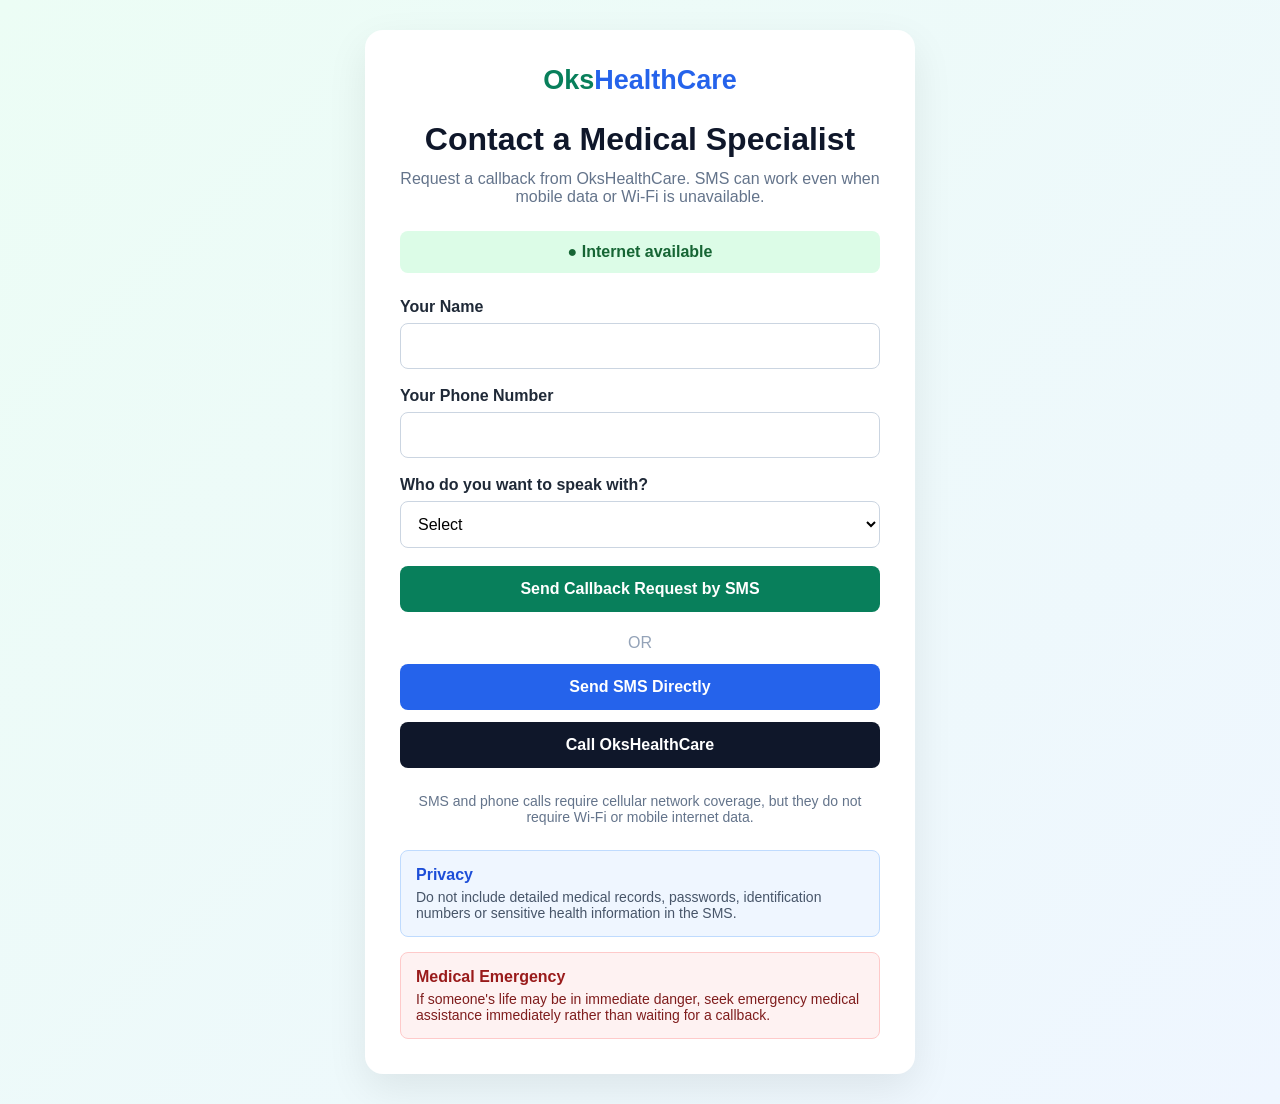
<file: index.html>
<!DOCTYPE html>
<html lang="en">

<head>
    <meta charset="UTF-8">

    <meta name="viewport"
          content="width=device-width, initial-scale=1.0">

    <title>OksHealthCare</title>

    <meta name="description"
          content="Contact an OksHealthCare medical specialist by SMS or phone call.">

    <meta name="theme-color"
          content="#087f5b">

    <link rel="stylesheet"
          href="./css/styles.css">

    <link rel="manifest"
          href="./manifest.webmanifest">
</head>


<body>

<main class="main">

    <section class="contact-card">

        <div class="logo">
            Oks<span>HealthCare</span>
        </div>

        <h1>
            Contact a Medical Specialist
        </h1>

        <p class="description">
            Request a callback from OksHealthCare.
            SMS can work even when mobile data or Wi-Fi
            is unavailable.
        </p>


        <!-- INTERNET STATUS -->

        <div id="connectionStatus"
             class="connection-status">

            Checking connection...

        </div>


        <!-- CALLBACK FORM -->

        <form id="specialistForm">

            <div class="form-group">

                <label for="patientName">
                    Your Name
                </label>

                <input
                    type="text"
                    id="patientName"
                    autocomplete="name"
                    required
                >

            </div>


            <div class="form-group">

                <label for="patientPhone">
                    Your Phone Number
                </label>

                <input
                    type="tel"
                    id="patientPhone"
                    autocomplete="tel"
                    required
                >

            </div>


            <div class="form-group">

                <label for="specialistType">
                    Who do you want to speak with?
                </label>

                <select id="specialistType"
                        required>

                    <option value="">
                        Select
                    </option>

                    <option value="Doctor">
                        Doctor
                    </option>

                    <option value="Nurse">
                        Nurse
                    </option>

                    <option value="Medical Specialist">
                        Medical Specialist
                    </option>

                </select>

            </div>


            <button
                type="submit"
                class="button sms-button">

                Send Callback Request by SMS

            </button>

        </form>


        <div class="divider">
            OR
        </div>


        <!-- DIRECT SMS -->

        <a id="directSmsButton"
           href="#"
           class="button secondary-button">

            Send SMS Directly

        </a>


        <!-- PHONE CALL -->

        <a id="callButton"
           href="#"
           class="button call-button">

            Call OksHealthCare

        </a>


        <p class="network-note">

            SMS and phone calls require cellular
            network coverage, but they do not require
            Wi-Fi or mobile internet data.

        </p>


        <div class="privacy-note">

            <strong>
                Privacy
            </strong>

            <p>
                Do not include detailed medical records,
                passwords, identification numbers or
                sensitive health information in the SMS.
            </p>

        </div>


        <div class="emergency-note">

            <strong>
                Medical Emergency
            </strong>

            <p>
                If someone's life may be in immediate
                danger, seek emergency medical assistance
                immediately rather than waiting for a
                callback.
            </p>

        </div>

    </section>

</main>


<script src="./app.js"></script>

</body>

</html>
</file>
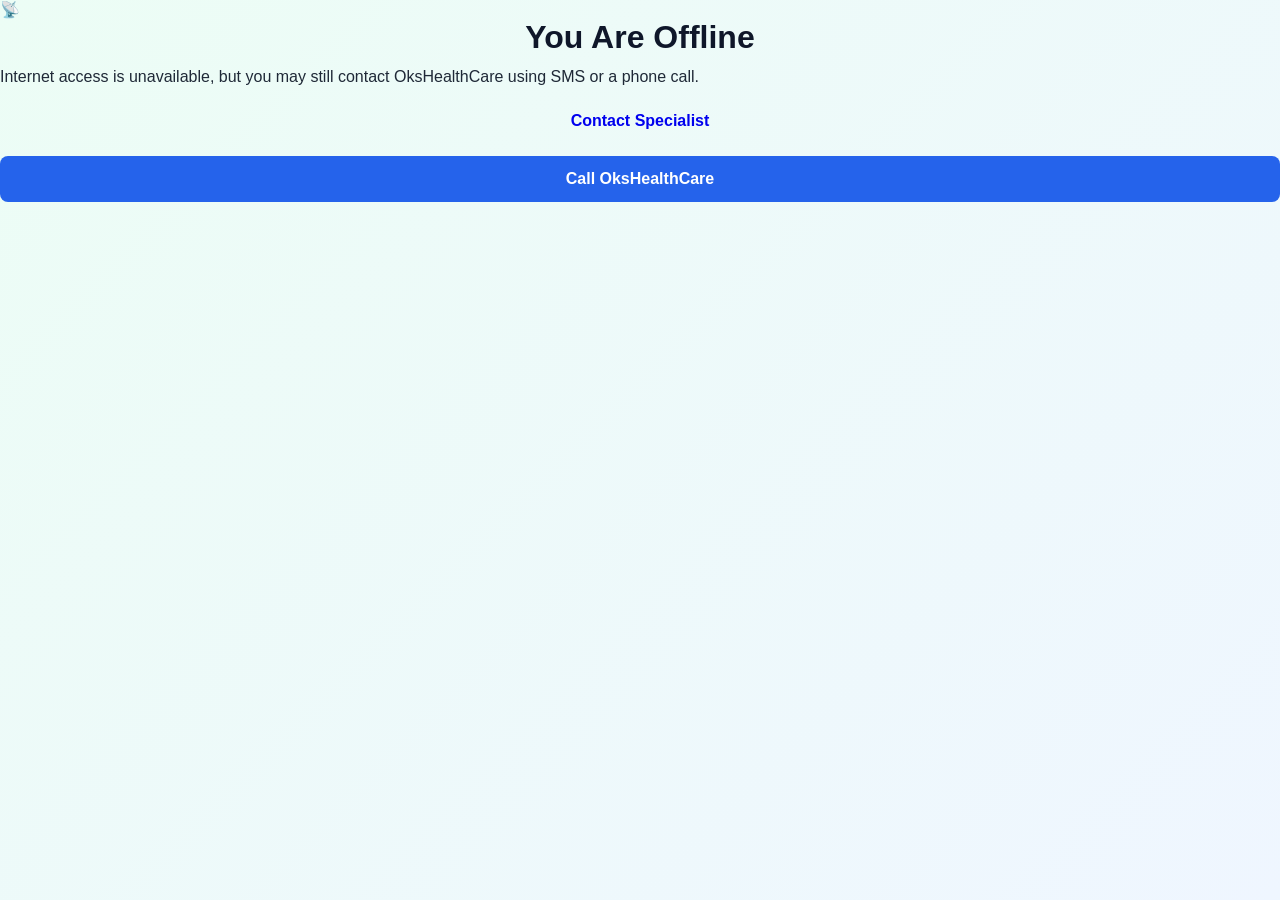
<file: offline.html>
<!DOCTYPE html>
<html lang="en">

<head>

    <meta charset="UTF-8">

    <meta name="viewport"
          content="width=device-width, initial-scale=1.0">

    <title>
        Offline | OksHealthCare
    </title>

    <link rel="stylesheet"
          href="/css/styles.css">

</head>


<body>

<main class="offline-page">

    <div class="offline-card">

        <div class="large-icon">
            📡
        </div>


        <h1>
            You Are Offline
        </h1>


        <p>
            Internet access is unavailable,
            but you may still contact
            OksHealthCare using SMS or a phone call.
        </p>


        <a href="./specialist.html"
           class="button primary-button">

            Contact Specialist

        </a>


        <a href="tel:+233559202450"
           class="button secondary-button">

            Call OksHealthCare

        </a>

    </div>

</main>


<script src="./app.js"></script>

</body>
</html>
</file>
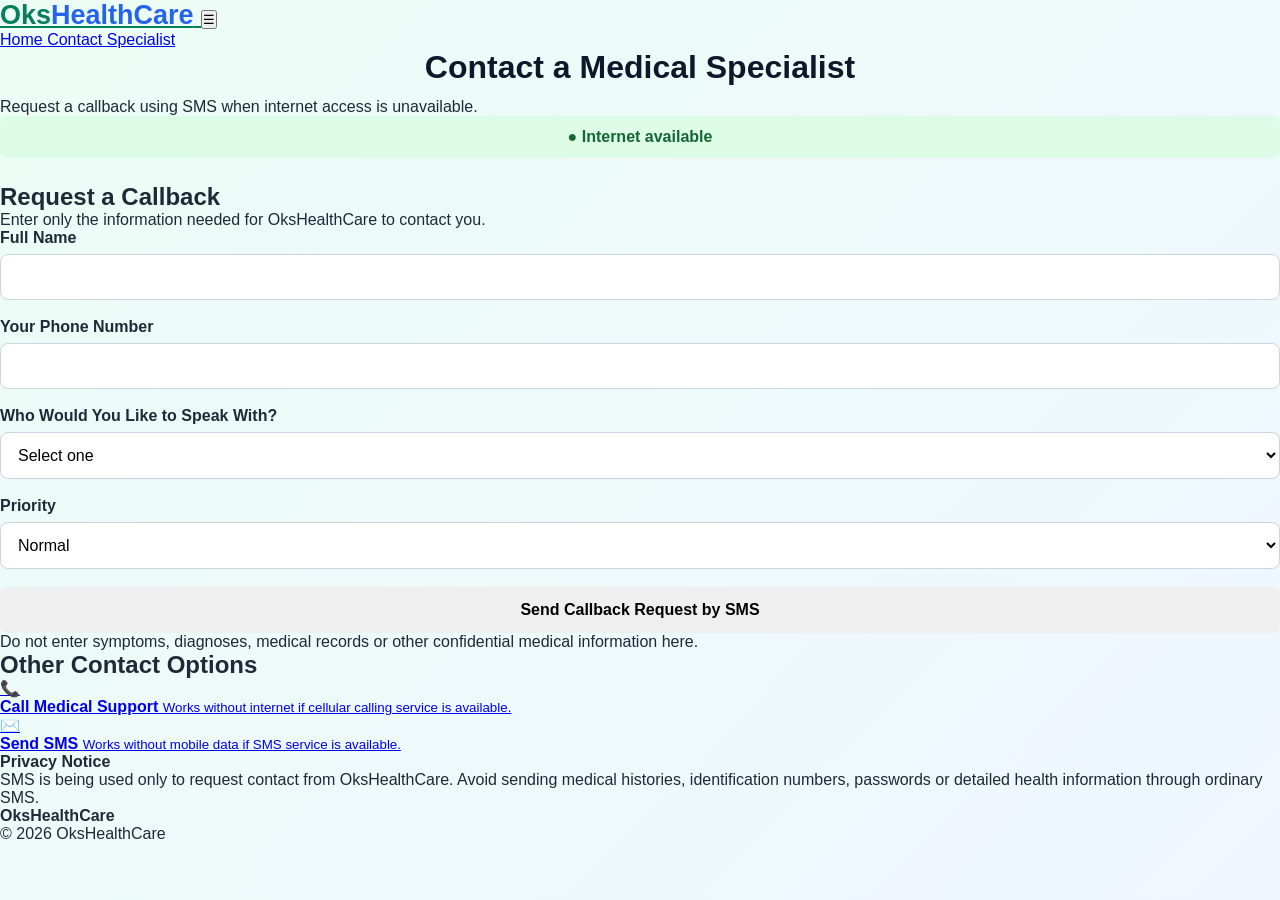
<file: specialist.html>
<!DOCTYPE html>
<html lang="en">

<head>

    <meta charset="UTF-8">

    <meta name="viewport"
          content="width=device-width, initial-scale=1.0">

    <title>
        Contact Specialist | OksHealthCare
    </title>

    <meta name="theme-color"
          content="#087f5b">

    <link rel="stylesheet"
          href="/css/styles.css">

    <link rel="manifest"
          href="./manifest.webmanifest">

</head>


<body>

<header class="header">

    <div class="nav-container">

        <a class="logo"
           href="./index.html">

            Oks<span>HealthCare</span>

        </a>


        <button id="menuButton"
                class="menu-button">

            ☰

        </button>


        <nav id="navigation">

            <a href="./index.html">
                Home
            </a>

            <a href="./specialist.html">
                Contact Specialist
            </a>

        </nav>

    </div>

</header>


<main>

<section class="page-banner">

    <div class="container">

        <h1>
            Contact a Medical Specialist
        </h1>

        <p>
            Request a callback using SMS
            when internet access is unavailable.
        </p>

    </div>

</section>


<section class="section">

<div class="container form-container">


    <div id="connectionStatus"
         class="connection-status">

        Checking connection...

    </div>


    <div class="specialist-card">

        <h2>
            Request a Callback
        </h2>

        <p class="intro-text">
            Enter only the information needed for
            OksHealthCare to contact you.
        </p>


        <form id="specialistForm">


            <div class="form-group">

                <label for="patientName">
                    Full Name
                </label>

                <input type="text"
                       id="patientName"
                       autocomplete="name"
                       required>

            </div>


            <div class="form-group">

                <label for="patientPhone">
                    Your Phone Number
                </label>

                <input type="tel"
                       id="patientPhone"
                       autocomplete="tel"
                       required>

            </div>


            <div class="form-group">

                <label for="requestType">
                    Who Would You Like to Speak With?
                </label>

                <select id="requestType"
                        required>

                    <option value="">
                        Select one
                    </option>

                    <option value="Doctor">
                        Doctor
                    </option>

                    <option value="Nurse">
                        Nurse
                    </option>

                    <option value="General Consultation">
                        General Consultation
                    </option>

                    <option value="Follow-Up">
                        Follow-Up
                    </option>

                    <option value="Appointment">
                        Appointment
                    </option>

                </select>

            </div>


            <div class="form-group">

                <label for="priority">
                    Priority
                </label>

                <select id="priority">

                    <option value="Normal">
                        Normal
                    </option>

                    <option value="Urgent">
                        Urgent
                    </option>

                </select>

            </div>


            <button type="submit"
                    class="button primary-button full-button">

                Send Callback Request by SMS

            </button>

        </form>


        <p class="safe-message">

            Do not enter symptoms, diagnoses,
            medical records or other confidential
            medical information here.

        </p>

    </div>


    <div class="alternative-contact">

        <h2>
            Other Contact Options
        </h2>


        <a href="tel:+233559202450"
           class="contact-button call">

            <span>
                📞
            </span>

            <div>

                <strong>
                    Call Medical Support
                </strong>

                <small>
                    Works without internet if cellular
                    calling service is available.
                </small>

            </div>

        </a>


        <a href="sms:+233559202450"
           class="contact-button sms">

            <span>
                ✉️
            </span>

            <div>

                <strong>
                    Send SMS
                </strong>

                <small>
                    Works without mobile data if SMS
                    service is available.
                </small>

            </div>

        </a>

    </div>


    <div class="privacy-box">

        <strong>
            Privacy Notice
        </strong>

        <p>
            SMS is being used only to request contact
            from OksHealthCare. Avoid sending medical
            histories, identification numbers,
            passwords or detailed health information
            through ordinary SMS.
        </p>

    </div>


</div>

</section>

</main>


<footer>

    <div class="container footer-content">

        <strong>
            OksHealthCare
        </strong>

        <p>
            © 2026 OksHealthCare
        </p>

    </div>

</footer>


<script src="./app.js"></script>

</body>

</html>
</file>
<file: css/styles.css>
* {
    margin: 0;
    padding: 0;
    box-sizing: border-box;
}


body {
    font-family:
        Arial,
        Helvetica,
        sans-serif;

    background:
        linear-gradient(
            135deg,
            #ecfdf5,
            #eff6ff
        );

    color: #1f2937;

    min-height: 100vh;
}


.main {
    min-height: 100vh;

    display: flex;

    justify-content: center;

    align-items: center;

    padding: 30px 15px;
}


.contact-card {
    width: 100%;

    max-width: 550px;

    background: white;

    padding: 35px;

    border-radius: 18px;

    box-shadow:
        0 15px 40px
        rgba(0, 0, 0, 0.08);
}


.logo {
    color: #087f5b;

    font-size: 27px;

    font-weight: bold;

    text-align: center;

    margin-bottom: 25px;
}


.logo span {
    color: #2563eb;
}


h1 {
    text-align: center;

    color: #0f172a;

    font-size: 32px;

    margin-bottom: 12px;
}


.description {
    text-align: center;

    color: #64748b;

    margin-bottom: 25px;
}


/* STATUS */

.connection-status {
    padding: 12px;

    border-radius: 8px;

    margin-bottom: 25px;

    font-weight: bold;

    text-align: center;
}


.connection-status.online {
    background: #dcfce7;

    color: #166534;
}


.connection-status.offline {
    background: #ffedd5;

    color: #9a3412;
}


/* FORM */

.form-group {
    margin-bottom: 18px;
}


label {
    display: block;

    font-weight: bold;

    margin-bottom: 7px;
}


input,
select {
    width: 100%;

    padding: 13px;

    font-size: 16px;

    border:
        1px solid #cbd5e1;

    border-radius: 8px;

    background: white;
}


input:focus,
select:focus {
    outline:
        2px solid #a7f3d0;

    border-color: #087f5b;
}


/* BUTTONS */

.button {
    display: block;

    width: 100%;

    padding: 14px;

    border: none;

    border-radius: 8px;

    font-size: 16px;

    font-weight: bold;

    text-align: center;

    text-decoration: none;

    cursor: pointer;

    margin-top: 12px;
}


.sms-button {
    background: #087f5b;

    color: white;
}


.sms-button:hover {
    background: #066649;
}


.secondary-button {
    background: #2563eb;

    color: white;
}


.secondary-button:hover {
    background: #1d4ed8;
}


.call-button {
    background: #0f172a;

    color: white;
}


.call-button:hover {
    background: #1e293b;
}


.divider {
    text-align: center;

    color: #94a3b8;

    margin: 22px 0 10px;
}


/* INFORMATION */

.network-note {
    margin-top: 25px;

    text-align: center;

    color: #64748b;

    font-size: 14px;
}


.privacy-note {
    margin-top: 25px;

    background: #eff6ff;

    border:
        1px solid #bfdbfe;

    padding: 15px;

    border-radius: 8px;
}


.privacy-note strong {
    color: #1d4ed8;
}


.privacy-note p {
    margin-top: 5px;

    color: #475569;

    font-size: 14px;
}


.emergency-note {
    margin-top: 15px;

    background: #fef2f2;

    border:
        1px solid #fecaca;

    padding: 15px;

    border-radius: 8px;
}


.emergency-note strong {
    color: #991b1b;
}


.emergency-note p {
    margin-top: 5px;

    color: #7f1d1d;

    font-size: 14px;
}


/* MOBILE */

@media (max-width: 600px) {

    .main {
        padding: 15px;
    }


    .contact-card {
        padding: 25px 20px;
    }


    h1 {
        font-size: 27px;
    }

}
</file>
